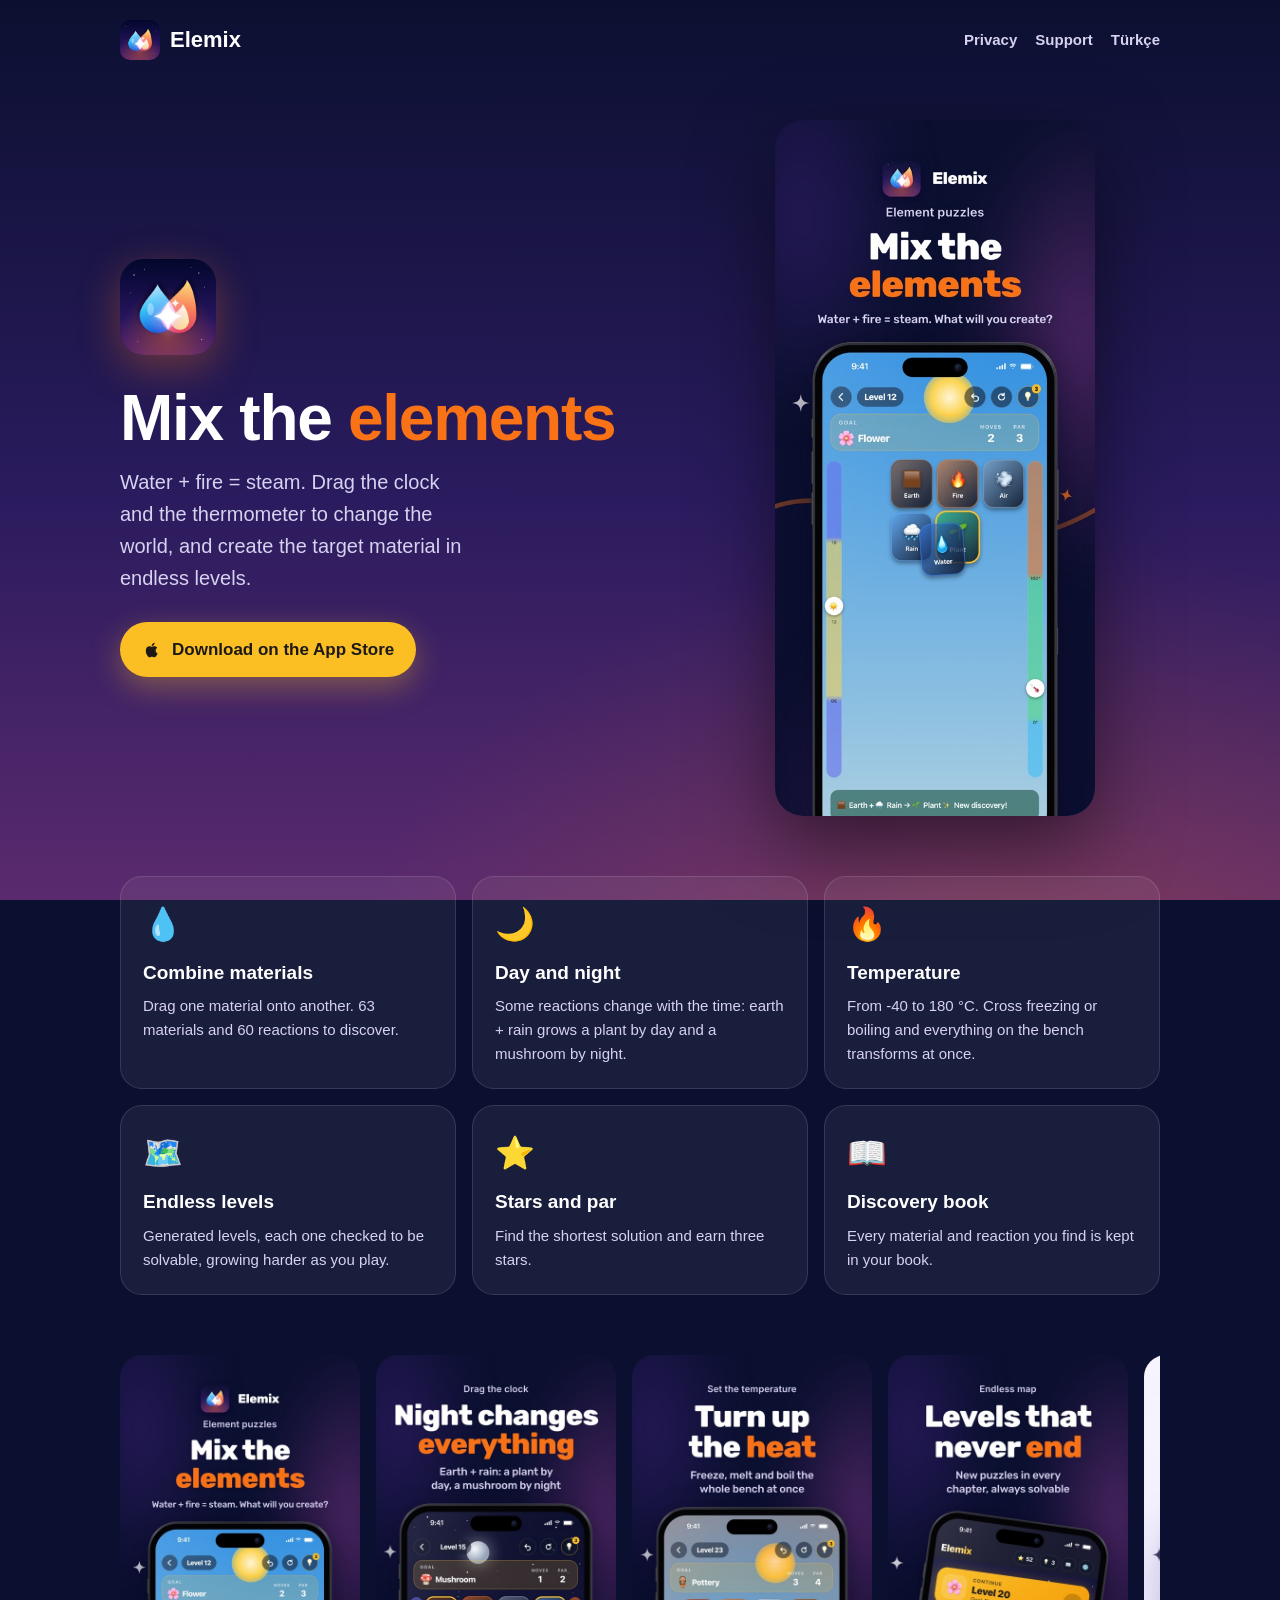
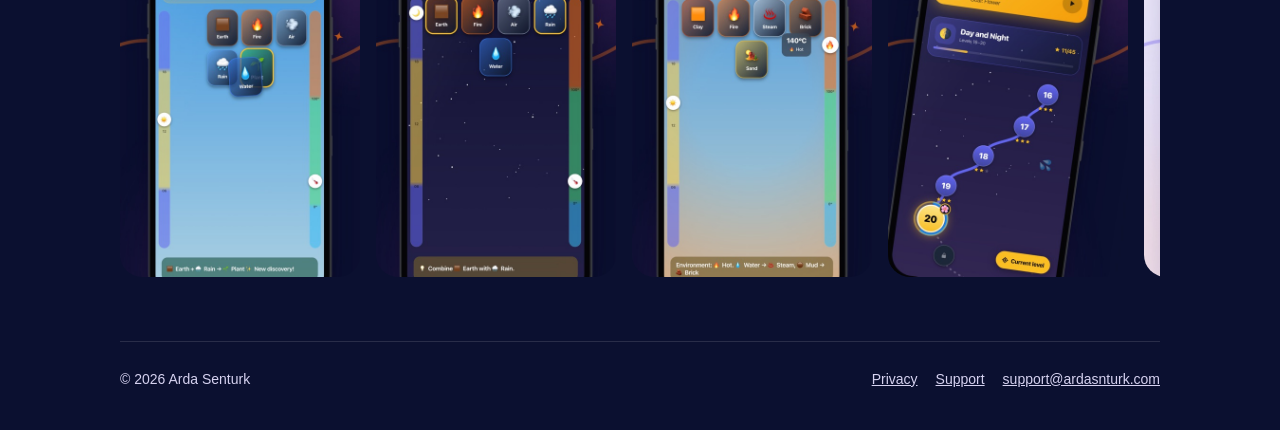
<file: index.html>
<!doctype html>
<html lang="en">
<head>
<meta charset="utf-8">
<meta name="viewport" content="width=device-width, initial-scale=1">
<title>Elemix: Combine Elements</title>
<meta name="description" content="A calm, clever element puzzle game for iPhone. Combine elements, drag the clock and set the temperature to create the target material.">
<link rel="canonical" href="https://elemix.ardasnturk.com/">
<link rel="alternate" hreflang="en" href="https://elemix.ardasnturk.com/">
<link rel="alternate" hreflang="tr" href="https://elemix.ardasnturk.com/tr/">
<meta name="apple-itunes-app" content="app-id=6828653495">
<meta property="og:title" content="Elemix: Combine Elements">
<meta property="og:description" content="A calm, clever element puzzle game for iPhone. Combine elements, drag the clock and set the temperature to create the target material.">
<meta property="og:image" content="https://elemix.ardasnturk.com/assets/icon.png">
<meta name="theme-color" content="#0b1030">
<link rel="icon" href="/assets/icon.png">
<link rel="apple-touch-icon" href="/assets/apple-touch-icon.png">
<link rel="stylesheet" href="/style.css">
</head>
<body>
<div class="wrap">
<header class="top">
  <a class="brand" href="/"><img src="/assets/icon.png" alt="">Elemix</a>
  <nav><a href="/privacy/">Privacy</a><a href="/support/">Support</a><a href="/tr/">Türkçe</a></nav>
</header>
<section class="hero">
  <div>
    <img class="icon" src="/assets/icon.png" alt="Elemix">
    <h1>Mix the <em>elements</em></h1>
    <p class="lead">Water + fire = steam. Drag the clock and the thermometer to change the world, and create the target material in endless levels.</p>
    <a class="cta" href="https://apps.apple.com/app/id6828653495"><svg viewBox="0 0 24 24" fill="currentColor" aria-hidden="true"><path d="M16.37 12.6c-.02-2.2 1.8-3.26 1.88-3.31-1.03-1.5-2.62-1.7-3.18-1.73-1.35-.14-2.64.8-3.33.8-.69 0-1.74-.78-2.87-.76-1.47.02-2.83.86-3.59 2.18-1.53 2.66-.39 6.6 1.1 8.76.73 1.06 1.6 2.24 2.73 2.2 1.1-.05 1.51-.71 2.84-.71 1.32 0 1.7.71 2.86.69 1.18-.02 1.93-1.07 2.65-2.13.84-1.22 1.18-2.41 1.2-2.47-.03-.01-2.3-.88-2.32-3.5zM14.2 6.13c.6-.73 1.01-1.75.9-2.76-.87.04-1.92.58-2.54 1.31-.56.64-1.05 1.68-.92 2.67.97.08 1.96-.49 2.56-1.22z"/></svg>Download on the App Store</a>
  </div>
  <img class="shot" src="/assets/shots/en-US/01.jpg" alt="">
</section>
<section class="features"><div class="feature"><div class="emoji">💧</div><h3>Combine materials</h3><p>Drag one material onto another. 63 materials and 60 reactions to discover.</p></div><div class="feature"><div class="emoji">🌙</div><h3>Day and night</h3><p>Some reactions change with the time: earth + rain grows a plant by day and a mushroom by night.</p></div><div class="feature"><div class="emoji">🔥</div><h3>Temperature</h3><p>From -40 to 180 °C. Cross freezing or boiling and everything on the bench transforms at once.</p></div><div class="feature"><div class="emoji">🗺️</div><h3>Endless levels</h3><p>Generated levels, each one checked to be solvable, growing harder as you play.</p></div><div class="feature"><div class="emoji">⭐</div><h3>Stars and par</h3><p>Find the shortest solution and earn three stars.</p></div><div class="feature"><div class="emoji">📖</div><h3>Discovery book</h3><p>Every material and reaction you find is kept in your book.</p></div></section>
<section class="gallery"><img src="/assets/shots/en-US/01.jpg" alt="" loading="lazy"><img src="/assets/shots/en-US/02.jpg" alt="" loading="lazy"><img src="/assets/shots/en-US/03.jpg" alt="" loading="lazy"><img src="/assets/shots/en-US/04.jpg" alt="" loading="lazy"><img src="/assets/shots/en-US/05.jpg" alt="" loading="lazy"><img src="/assets/shots/en-US/06.jpg" alt="" loading="lazy"></section>
<footer><span>© 2026 Arda Senturk</span><span class="sp"></span><a href="/privacy/">Privacy</a><a href="/support/">Support</a><a href="mailto:support@ardasnturk.com">support@ardasnturk.com</a></footer>
</div>
</body>
</html>
</file>
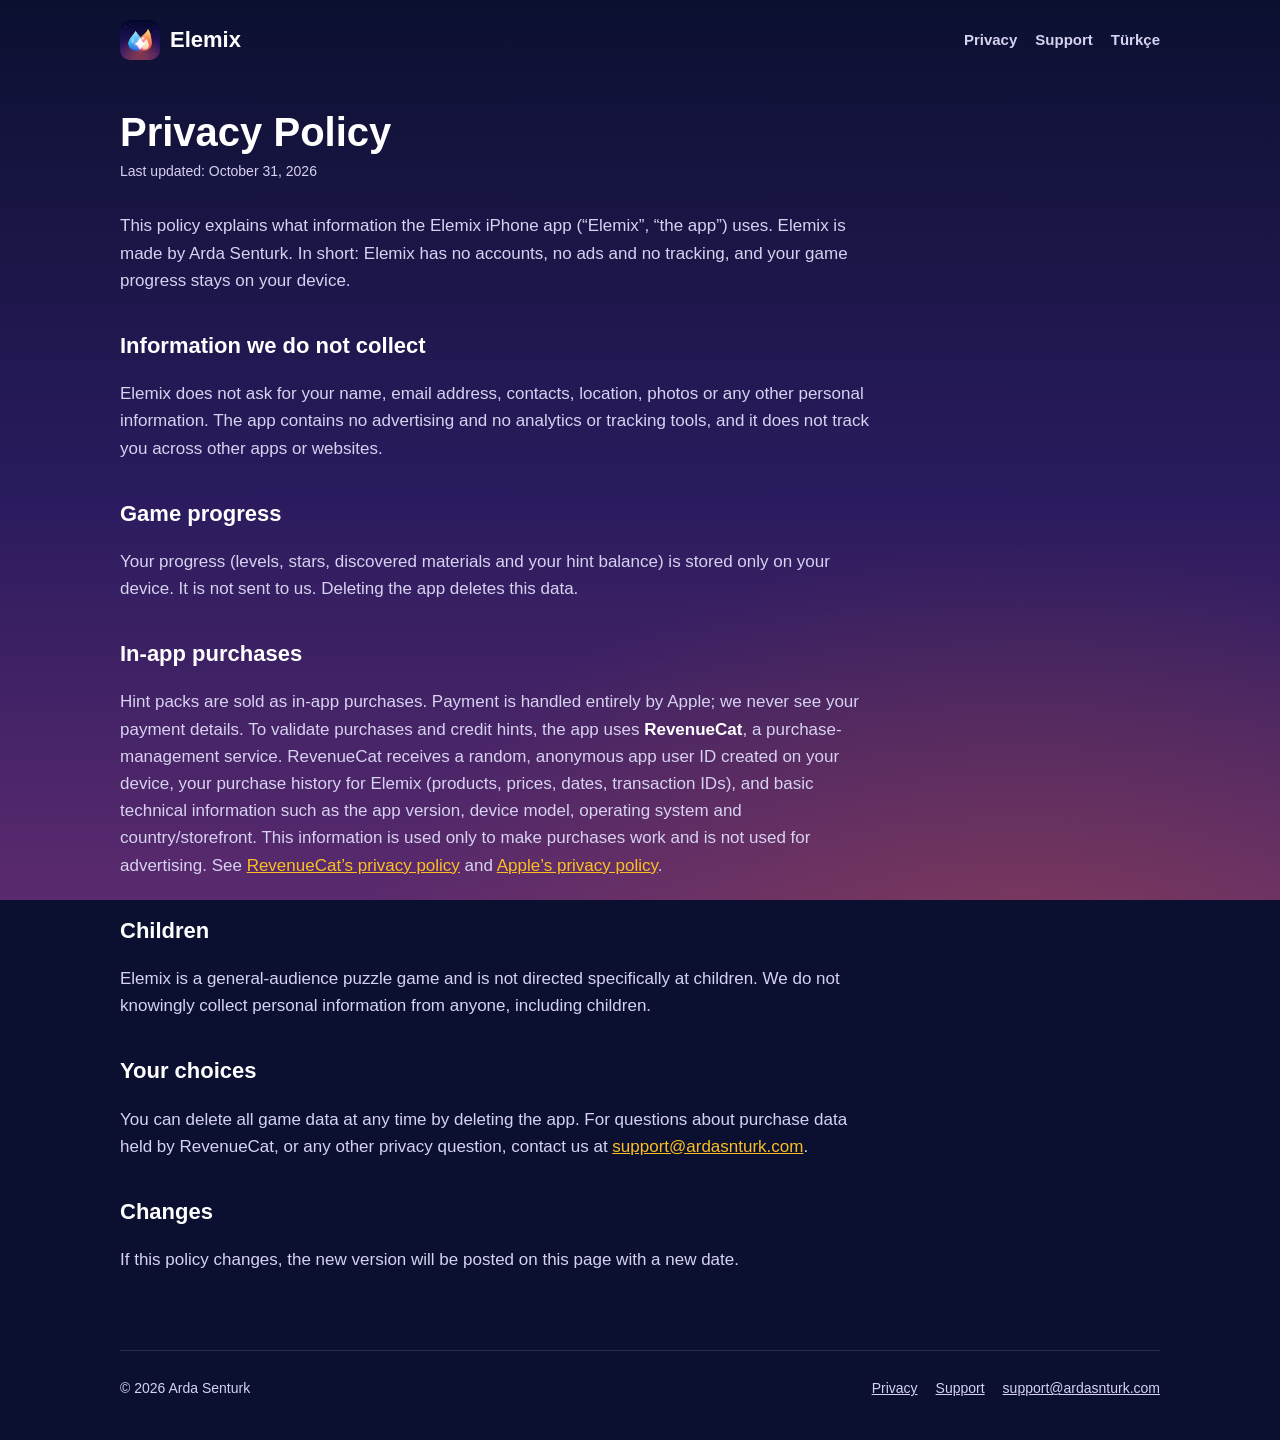
<file: privacy/index.html>
<!doctype html>
<html lang="en">
<head>
<meta charset="utf-8">
<meta name="viewport" content="width=device-width, initial-scale=1">
<title>Privacy Policy · Elemix</title>
<meta name="description" content="This policy explains what information the Elemix iPhone app (“Elemix”, “the app”) uses. Elemix is made by Arda Senturk. In short: Elemix has no accoun">
<link rel="canonical" href="https://elemix.ardasnturk.com/privacy/">
<link rel="alternate" hreflang="en" href="https://elemix.ardasnturk.com/privacy/">
<link rel="alternate" hreflang="tr" href="https://elemix.ardasnturk.com/tr/privacy/">
<meta name="apple-itunes-app" content="app-id=6828653495">
<meta property="og:title" content="Privacy Policy · Elemix">
<meta property="og:description" content="This policy explains what information the Elemix iPhone app (“Elemix”, “the app”) uses. Elemix is made by Arda Senturk. In short: Elemix has no accoun">
<meta property="og:image" content="https://elemix.ardasnturk.com/assets/icon.png">
<meta name="theme-color" content="#0b1030">
<link rel="icon" href="/assets/icon.png">
<link rel="apple-touch-icon" href="/assets/apple-touch-icon.png">
<link rel="stylesheet" href="/style.css">
</head>
<body>
<div class="wrap">
<header class="top">
  <a class="brand" href="/"><img src="/assets/icon.png" alt="">Elemix</a>
  <nav><a href="/privacy/">Privacy</a><a href="/support/">Support</a><a href="/tr/privacy/">Türkçe</a></nav>
</header>
<article class="doc">
<h1>Privacy Policy</h1>
<div class="date">Last updated: October 31, 2026</div>
<p>This policy explains what information the Elemix iPhone app (“Elemix”, “the app”) uses. Elemix is made by Arda Senturk. In short: Elemix has no accounts, no ads and no tracking, and your game progress stays on your device.</p>
<h2>Information we do not collect</h2><p>Elemix does not ask for your name, email address, contacts, location, photos or any other personal information. The app contains no advertising and no analytics or tracking tools, and it does not track you across other apps or websites.</p><h2>Game progress</h2><p>Your progress (levels, stars, discovered materials and your hint balance) is stored only on your device. It is not sent to us. Deleting the app deletes this data.</p><h2>In-app purchases</h2><p>Hint packs are sold as in-app purchases. Payment is handled entirely by Apple; we never see your payment details. To validate purchases and credit hints, the app uses <strong>RevenueCat</strong>, a purchase-management service. RevenueCat receives a random, anonymous app user ID created on your device, your purchase history for Elemix (products, prices, dates, transaction IDs), and basic technical information such as the app version, device model, operating system and country/storefront. This information is used only to make purchases work and is not used for advertising. See <a href="https://www.revenuecat.com/privacy">RevenueCat’s privacy policy</a> and <a href="https://www.apple.com/legal/privacy/">Apple’s privacy policy</a>.</p><h2>Children</h2><p>Elemix is a general-audience puzzle game and is not directed specifically at children. We do not knowingly collect personal information from anyone, including children.</p><h2>Your choices</h2><p>You can delete all game data at any time by deleting the app. For questions about purchase data held by RevenueCat, or any other privacy question, contact us at <a href="mailto:support@ardasnturk.com">support@ardasnturk.com</a>.</p><h2>Changes</h2><p>If this policy changes, the new version will be posted on this page with a new date.</p>
</article>
<footer><span>© 2026 Arda Senturk</span><span class="sp"></span><a href="/privacy/">Privacy</a><a href="/support/">Support</a><a href="mailto:support@ardasnturk.com">support@ardasnturk.com</a></footer>
</div>
</body>
</html>
</file>
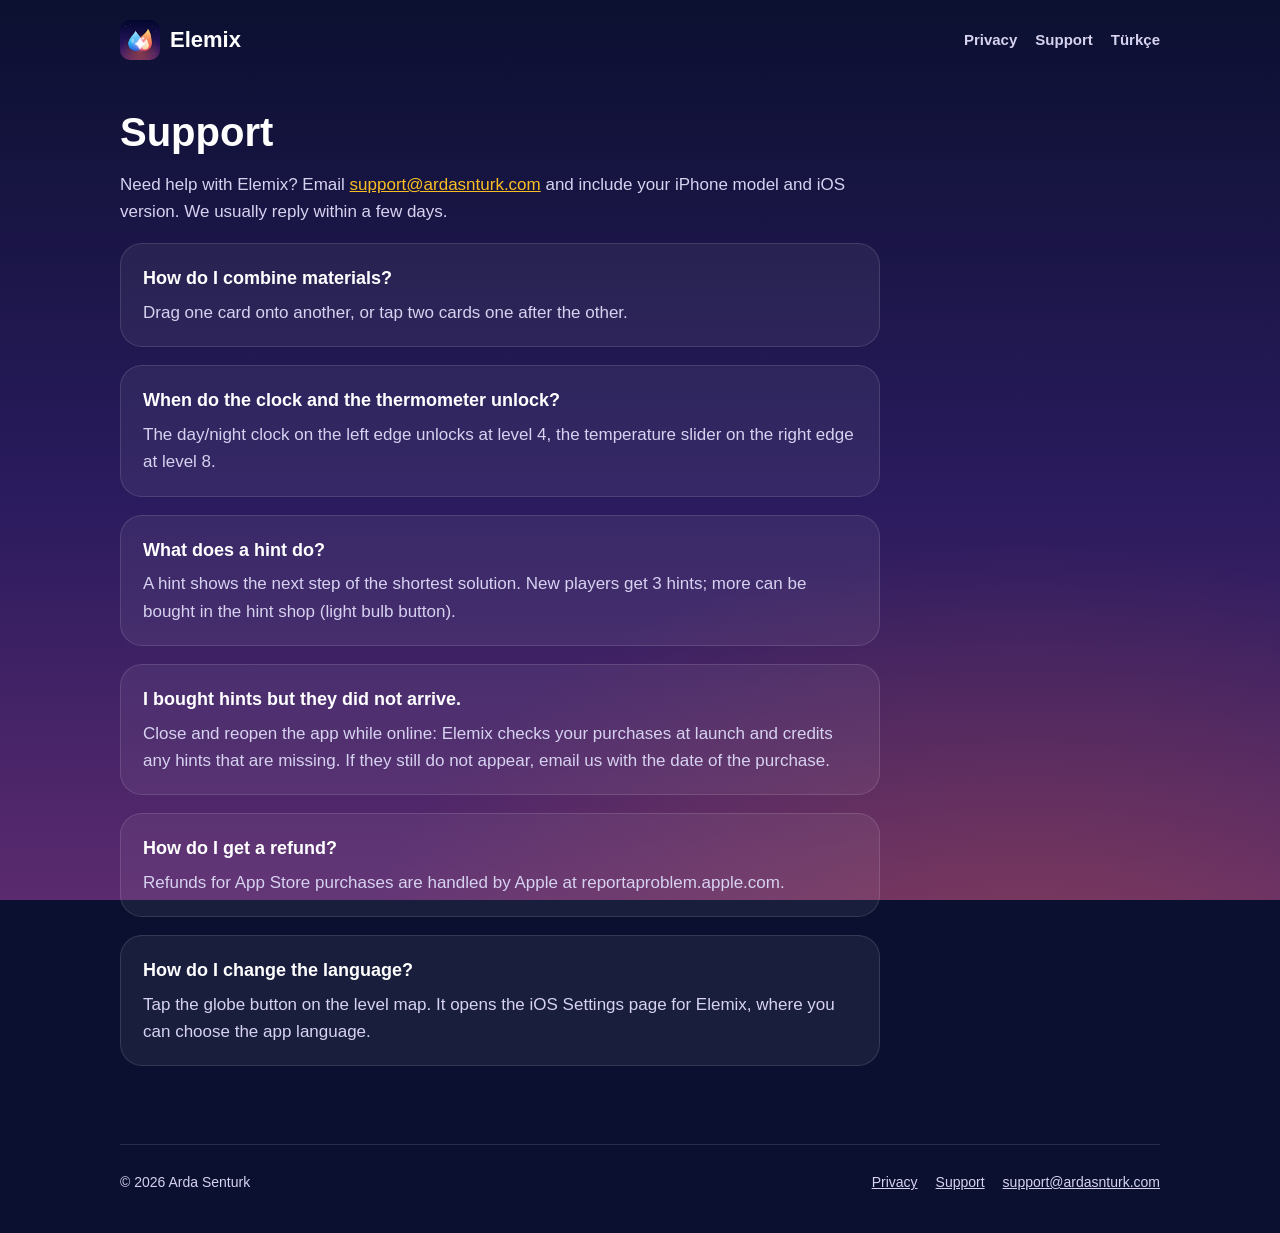
<file: support/index.html>
<!doctype html>
<html lang="en">
<head>
<meta charset="utf-8">
<meta name="viewport" content="width=device-width, initial-scale=1">
<title>Support · Elemix</title>
<meta name="description" content="A calm, clever element puzzle game for iPhone. Combine elements, drag the clock and set the temperature to create the target material.">
<link rel="canonical" href="https://elemix.ardasnturk.com/support/">
<link rel="alternate" hreflang="en" href="https://elemix.ardasnturk.com/support/">
<link rel="alternate" hreflang="tr" href="https://elemix.ardasnturk.com/tr/support/">
<meta name="apple-itunes-app" content="app-id=6828653495">
<meta property="og:title" content="Support · Elemix">
<meta property="og:description" content="A calm, clever element puzzle game for iPhone. Combine elements, drag the clock and set the temperature to create the target material.">
<meta property="og:image" content="https://elemix.ardasnturk.com/assets/icon.png">
<meta name="theme-color" content="#0b1030">
<link rel="icon" href="/assets/icon.png">
<link rel="apple-touch-icon" href="/assets/apple-touch-icon.png">
<link rel="stylesheet" href="/style.css">
</head>
<body>
<div class="wrap">
<header class="top">
  <a class="brand" href="/"><img src="/assets/icon.png" alt="">Elemix</a>
  <nav><a href="/privacy/">Privacy</a><a href="/support/">Support</a><a href="/tr/support/">Türkçe</a></nav>
</header>
<article class="doc">
<h1>Support</h1>
<p>Need help with Elemix? Email <a href="mailto:support@ardasnturk.com">support@ardasnturk.com</a> and include your iPhone model and iOS version. We usually reply within a few days.</p>
<div class="box"><h3>How do I combine materials?</h3><p>Drag one card onto another, or tap two cards one after the other.</p></div><div class="box"><h3>When do the clock and the thermometer unlock?</h3><p>The day/night clock on the left edge unlocks at level 4, the temperature slider on the right edge at level 8.</p></div><div class="box"><h3>What does a hint do?</h3><p>A hint shows the next step of the shortest solution. New players get 3 hints; more can be bought in the hint shop (light bulb button).</p></div><div class="box"><h3>I bought hints but they did not arrive.</h3><p>Close and reopen the app while online: Elemix checks your purchases at launch and credits any hints that are missing. If they still do not appear, email us with the date of the purchase.</p></div><div class="box"><h3>How do I get a refund?</h3><p>Refunds for App Store purchases are handled by Apple at reportaproblem.apple.com.</p></div><div class="box"><h3>How do I change the language?</h3><p>Tap the globe button on the level map. It opens the iOS Settings page for Elemix, where you can choose the app language.</p></div>
</article>
<footer><span>© 2026 Arda Senturk</span><span class="sp"></span><a href="/privacy/">Privacy</a><a href="/support/">Support</a><a href="mailto:support@ardasnturk.com">support@ardasnturk.com</a></footer>
</div>
</body>
</html>
</file>
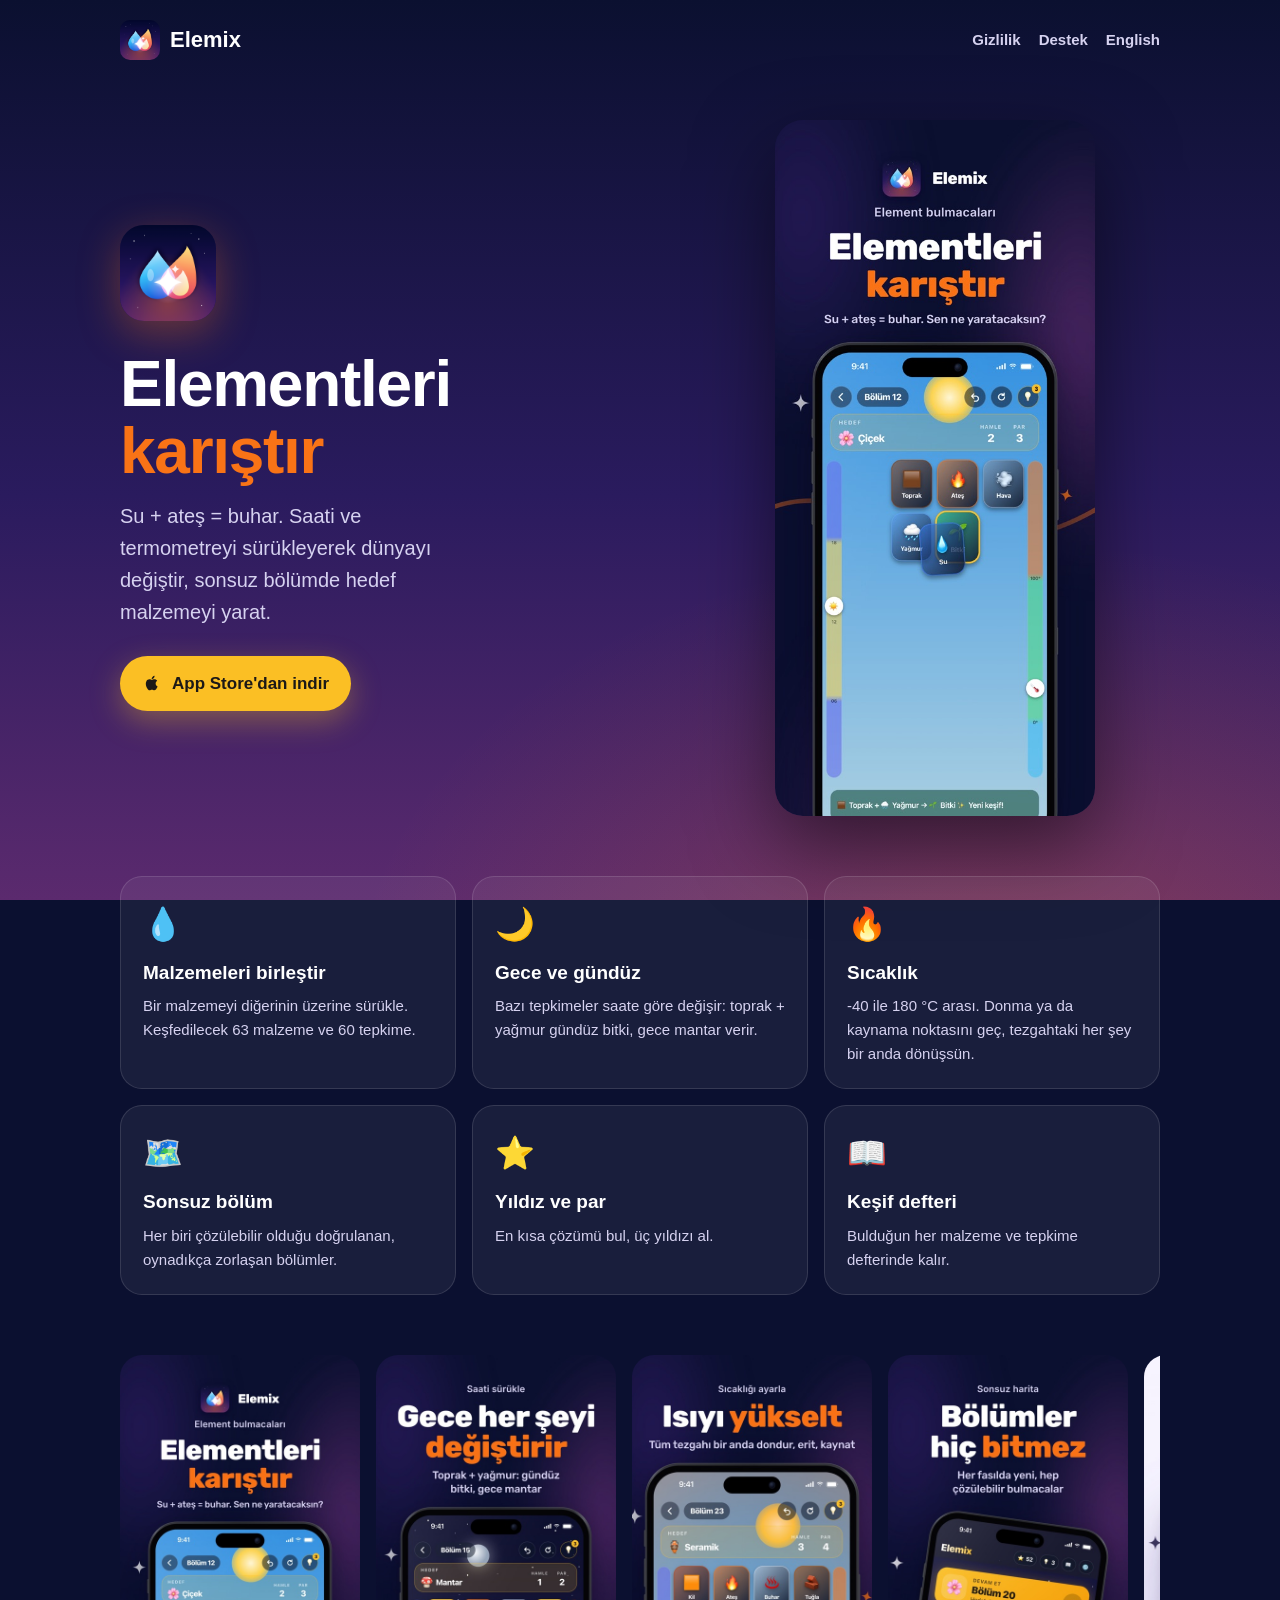
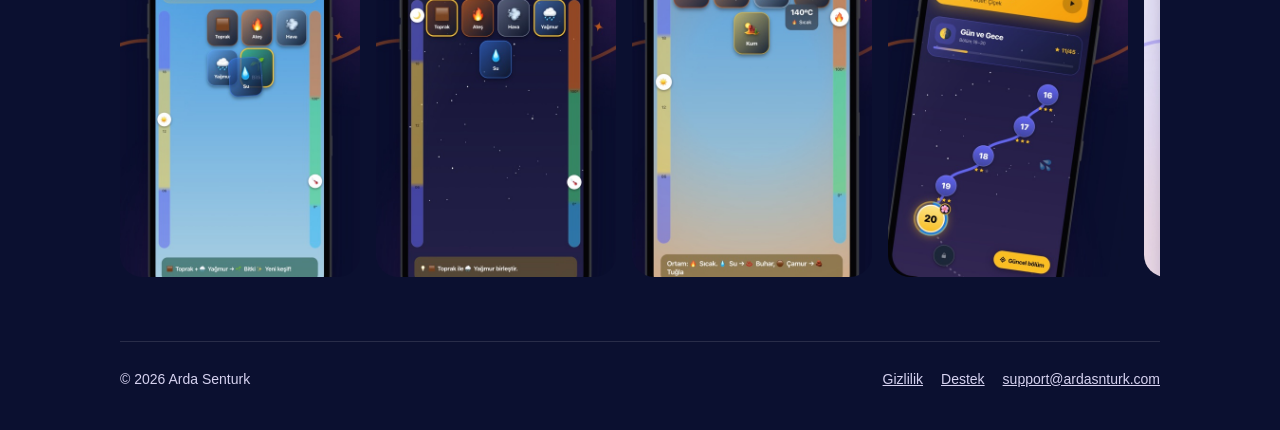
<file: tr/index.html>
<!doctype html>
<html lang="tr">
<head>
<meta charset="utf-8">
<meta name="viewport" content="width=device-width, initial-scale=1">
<title>Elemix: Element Birleştirme</title>
<meta name="description" content="iPhone için sakin ama zekice bir element bulmacası. Elementleri birleştir, saati sürükle, sıcaklığı ayarla ve hedef malzemeyi yarat.">
<link rel="canonical" href="https://elemix.ardasnturk.com/tr/">
<link rel="alternate" hreflang="en" href="https://elemix.ardasnturk.com/">
<link rel="alternate" hreflang="tr" href="https://elemix.ardasnturk.com/tr/">
<meta name="apple-itunes-app" content="app-id=6828653495">
<meta property="og:title" content="Elemix: Element Birleştirme">
<meta property="og:description" content="iPhone için sakin ama zekice bir element bulmacası. Elementleri birleştir, saati sürükle, sıcaklığı ayarla ve hedef malzemeyi yarat.">
<meta property="og:image" content="https://elemix.ardasnturk.com/assets/icon.png">
<meta name="theme-color" content="#0b1030">
<link rel="icon" href="/assets/icon.png">
<link rel="apple-touch-icon" href="/assets/apple-touch-icon.png">
<link rel="stylesheet" href="/style.css">
</head>
<body>
<div class="wrap">
<header class="top">
  <a class="brand" href="/tr/"><img src="/assets/icon.png" alt="">Elemix</a>
  <nav><a href="/tr/privacy/">Gizlilik</a><a href="/tr/support/">Destek</a><a href="/">English</a></nav>
</header>
<section class="hero">
  <div>
    <img class="icon" src="/assets/icon.png" alt="Elemix">
    <h1>Elementleri <em>karıştır</em></h1>
    <p class="lead">Su + ateş = buhar. Saati ve termometreyi sürükleyerek dünyayı değiştir, sonsuz bölümde hedef malzemeyi yarat.</p>
    <a class="cta" href="https://apps.apple.com/app/id6828653495"><svg viewBox="0 0 24 24" fill="currentColor" aria-hidden="true"><path d="M16.37 12.6c-.02-2.2 1.8-3.26 1.88-3.31-1.03-1.5-2.62-1.7-3.18-1.73-1.35-.14-2.64.8-3.33.8-.69 0-1.74-.78-2.87-.76-1.47.02-2.83.86-3.59 2.18-1.53 2.66-.39 6.6 1.1 8.76.73 1.06 1.6 2.24 2.73 2.2 1.1-.05 1.51-.71 2.84-.71 1.32 0 1.7.71 2.86.69 1.18-.02 1.93-1.07 2.65-2.13.84-1.22 1.18-2.41 1.2-2.47-.03-.01-2.3-.88-2.32-3.5zM14.2 6.13c.6-.73 1.01-1.75.9-2.76-.87.04-1.92.58-2.54 1.31-.56.64-1.05 1.68-.92 2.67.97.08 1.96-.49 2.56-1.22z"/></svg>App Store'dan indir</a>
  </div>
  <img class="shot" src="/assets/shots/tr/01.jpg" alt="">
</section>
<section class="features"><div class="feature"><div class="emoji">💧</div><h3>Malzemeleri birleştir</h3><p>Bir malzemeyi diğerinin üzerine sürükle. Keşfedilecek 63 malzeme ve 60 tepkime.</p></div><div class="feature"><div class="emoji">🌙</div><h3>Gece ve gündüz</h3><p>Bazı tepkimeler saate göre değişir: toprak + yağmur gündüz bitki, gece mantar verir.</p></div><div class="feature"><div class="emoji">🔥</div><h3>Sıcaklık</h3><p>-40 ile 180 °C arası. Donma ya da kaynama noktasını geç, tezgahtaki her şey bir anda dönüşsün.</p></div><div class="feature"><div class="emoji">🗺️</div><h3>Sonsuz bölüm</h3><p>Her biri çözülebilir olduğu doğrulanan, oynadıkça zorlaşan bölümler.</p></div><div class="feature"><div class="emoji">⭐</div><h3>Yıldız ve par</h3><p>En kısa çözümü bul, üç yıldızı al.</p></div><div class="feature"><div class="emoji">📖</div><h3>Keşif defteri</h3><p>Bulduğun her malzeme ve tepkime defterinde kalır.</p></div></section>
<section class="gallery"><img src="/assets/shots/tr/01.jpg" alt="" loading="lazy"><img src="/assets/shots/tr/02.jpg" alt="" loading="lazy"><img src="/assets/shots/tr/03.jpg" alt="" loading="lazy"><img src="/assets/shots/tr/04.jpg" alt="" loading="lazy"><img src="/assets/shots/tr/05.jpg" alt="" loading="lazy"><img src="/assets/shots/tr/06.jpg" alt="" loading="lazy"></section>
<footer><span>© 2026 Arda Senturk</span><span class="sp"></span><a href="/tr/privacy/">Gizlilik</a><a href="/tr/support/">Destek</a><a href="mailto:support@ardasnturk.com">support@ardasnturk.com</a></footer>
</div>
</body>
</html>
</file>
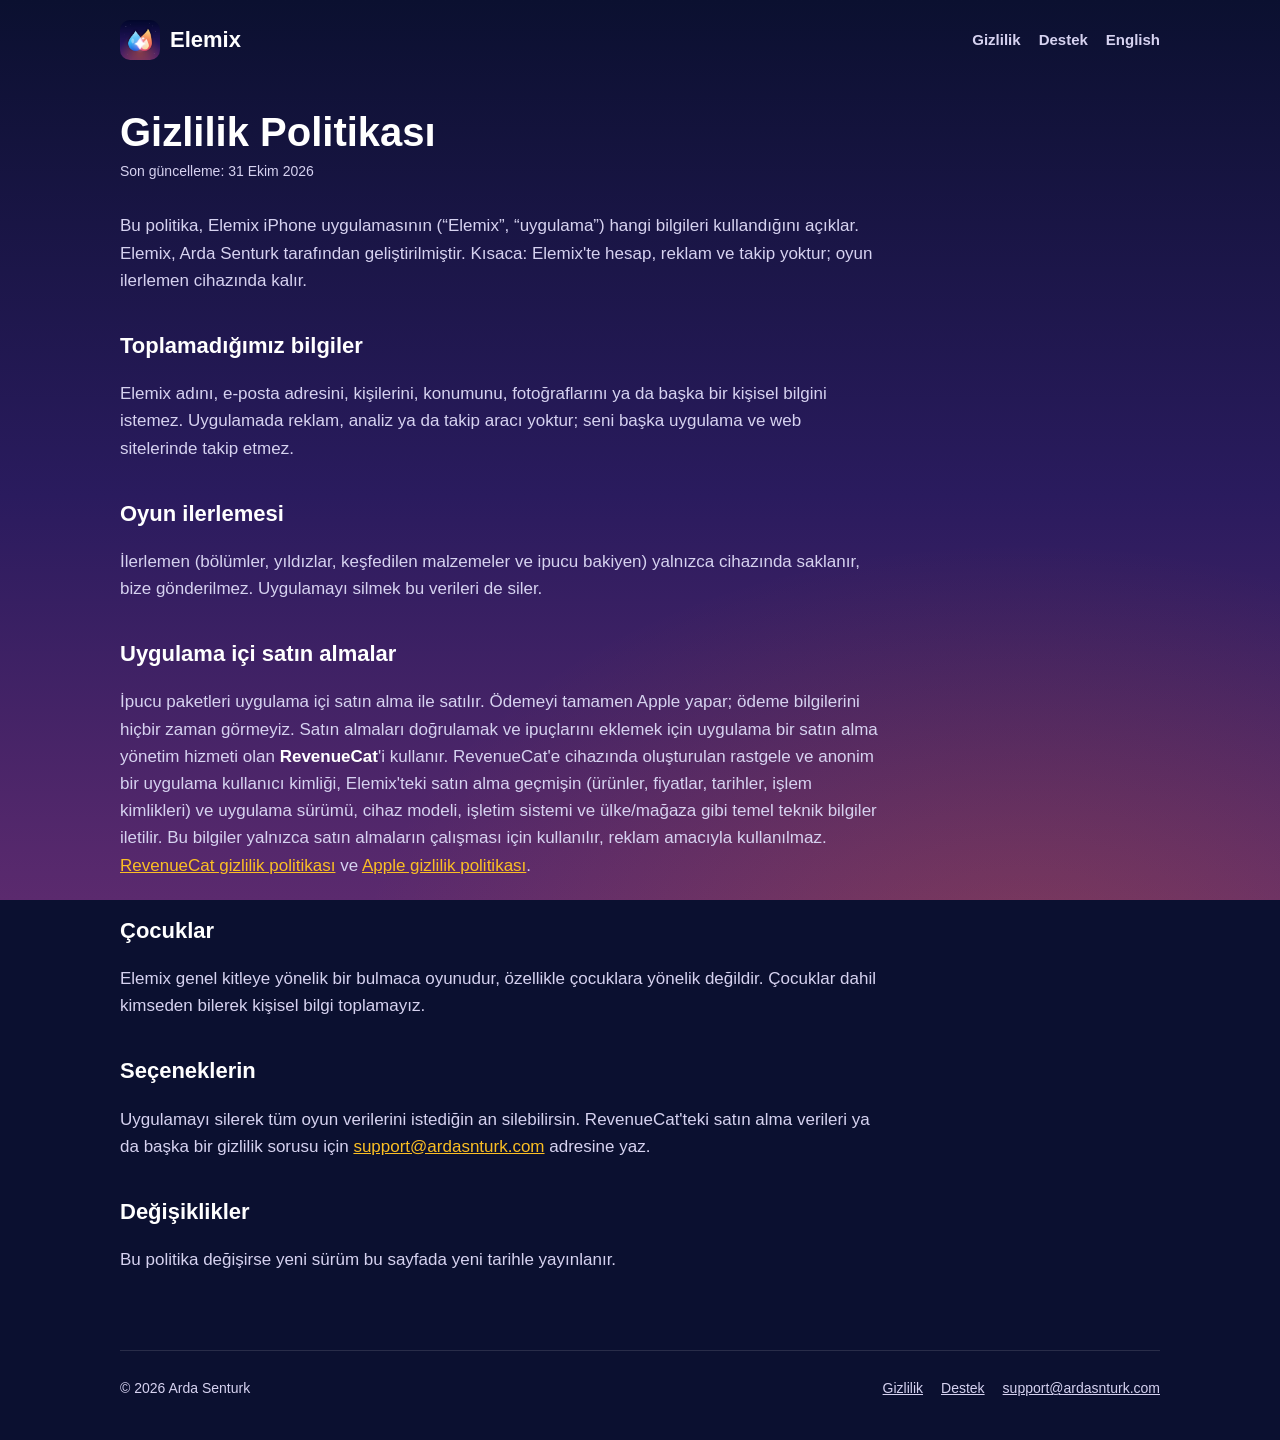
<file: tr/privacy/index.html>
<!doctype html>
<html lang="tr">
<head>
<meta charset="utf-8">
<meta name="viewport" content="width=device-width, initial-scale=1">
<title>Gizlilik Politikası · Elemix</title>
<meta name="description" content="Bu politika, Elemix iPhone uygulamasının (“Elemix”, “uygulama”) hangi bilgileri kullandığını açıklar. Elemix, Arda Senturk tarafından geliştirilmiştir">
<link rel="canonical" href="https://elemix.ardasnturk.com/tr/privacy/">
<link rel="alternate" hreflang="en" href="https://elemix.ardasnturk.com/privacy/">
<link rel="alternate" hreflang="tr" href="https://elemix.ardasnturk.com/tr/privacy/">
<meta name="apple-itunes-app" content="app-id=6828653495">
<meta property="og:title" content="Gizlilik Politikası · Elemix">
<meta property="og:description" content="Bu politika, Elemix iPhone uygulamasının (“Elemix”, “uygulama”) hangi bilgileri kullandığını açıklar. Elemix, Arda Senturk tarafından geliştirilmiştir">
<meta property="og:image" content="https://elemix.ardasnturk.com/assets/icon.png">
<meta name="theme-color" content="#0b1030">
<link rel="icon" href="/assets/icon.png">
<link rel="apple-touch-icon" href="/assets/apple-touch-icon.png">
<link rel="stylesheet" href="/style.css">
</head>
<body>
<div class="wrap">
<header class="top">
  <a class="brand" href="/tr/"><img src="/assets/icon.png" alt="">Elemix</a>
  <nav><a href="/tr/privacy/">Gizlilik</a><a href="/tr/support/">Destek</a><a href="/privacy/">English</a></nav>
</header>
<article class="doc">
<h1>Gizlilik Politikası</h1>
<div class="date">Son güncelleme: 31 Ekim 2026</div>
<p>Bu politika, Elemix iPhone uygulamasının (“Elemix”, “uygulama”) hangi bilgileri kullandığını açıklar. Elemix, Arda Senturk tarafından geliştirilmiştir. Kısaca: Elemix'te hesap, reklam ve takip yoktur; oyun ilerlemen cihazında kalır.</p>
<h2>Toplamadığımız bilgiler</h2><p>Elemix adını, e-posta adresini, kişilerini, konumunu, fotoğraflarını ya da başka bir kişisel bilgini istemez. Uygulamada reklam, analiz ya da takip aracı yoktur; seni başka uygulama ve web sitelerinde takip etmez.</p><h2>Oyun ilerlemesi</h2><p>İlerlemen (bölümler, yıldızlar, keşfedilen malzemeler ve ipucu bakiyen) yalnızca cihazında saklanır, bize gönderilmez. Uygulamayı silmek bu verileri de siler.</p><h2>Uygulama içi satın almalar</h2><p>İpucu paketleri uygulama içi satın alma ile satılır. Ödemeyi tamamen Apple yapar; ödeme bilgilerini hiçbir zaman görmeyiz. Satın almaları doğrulamak ve ipuçlarını eklemek için uygulama bir satın alma yönetim hizmeti olan <strong>RevenueCat</strong>'i kullanır. RevenueCat'e cihazında oluşturulan rastgele ve anonim bir uygulama kullanıcı kimliği, Elemix'teki satın alma geçmişin (ürünler, fiyatlar, tarihler, işlem kimlikleri) ve uygulama sürümü, cihaz modeli, işletim sistemi ve ülke/mağaza gibi temel teknik bilgiler iletilir. Bu bilgiler yalnızca satın almaların çalışması için kullanılır, reklam amacıyla kullanılmaz. <a href="https://www.revenuecat.com/privacy">RevenueCat gizlilik politikası</a> ve <a href="https://www.apple.com/tr/legal/privacy/">Apple gizlilik politikası</a>.</p><h2>Çocuklar</h2><p>Elemix genel kitleye yönelik bir bulmaca oyunudur, özellikle çocuklara yönelik değildir. Çocuklar dahil kimseden bilerek kişisel bilgi toplamayız.</p><h2>Seçeneklerin</h2><p>Uygulamayı silerek tüm oyun verilerini istediğin an silebilirsin. RevenueCat'teki satın alma verileri ya da başka bir gizlilik sorusu için <a href="mailto:support@ardasnturk.com">support@ardasnturk.com</a> adresine yaz.</p><h2>Değişiklikler</h2><p>Bu politika değişirse yeni sürüm bu sayfada yeni tarihle yayınlanır.</p>
</article>
<footer><span>© 2026 Arda Senturk</span><span class="sp"></span><a href="/tr/privacy/">Gizlilik</a><a href="/tr/support/">Destek</a><a href="mailto:support@ardasnturk.com">support@ardasnturk.com</a></footer>
</div>
</body>
</html>
</file>
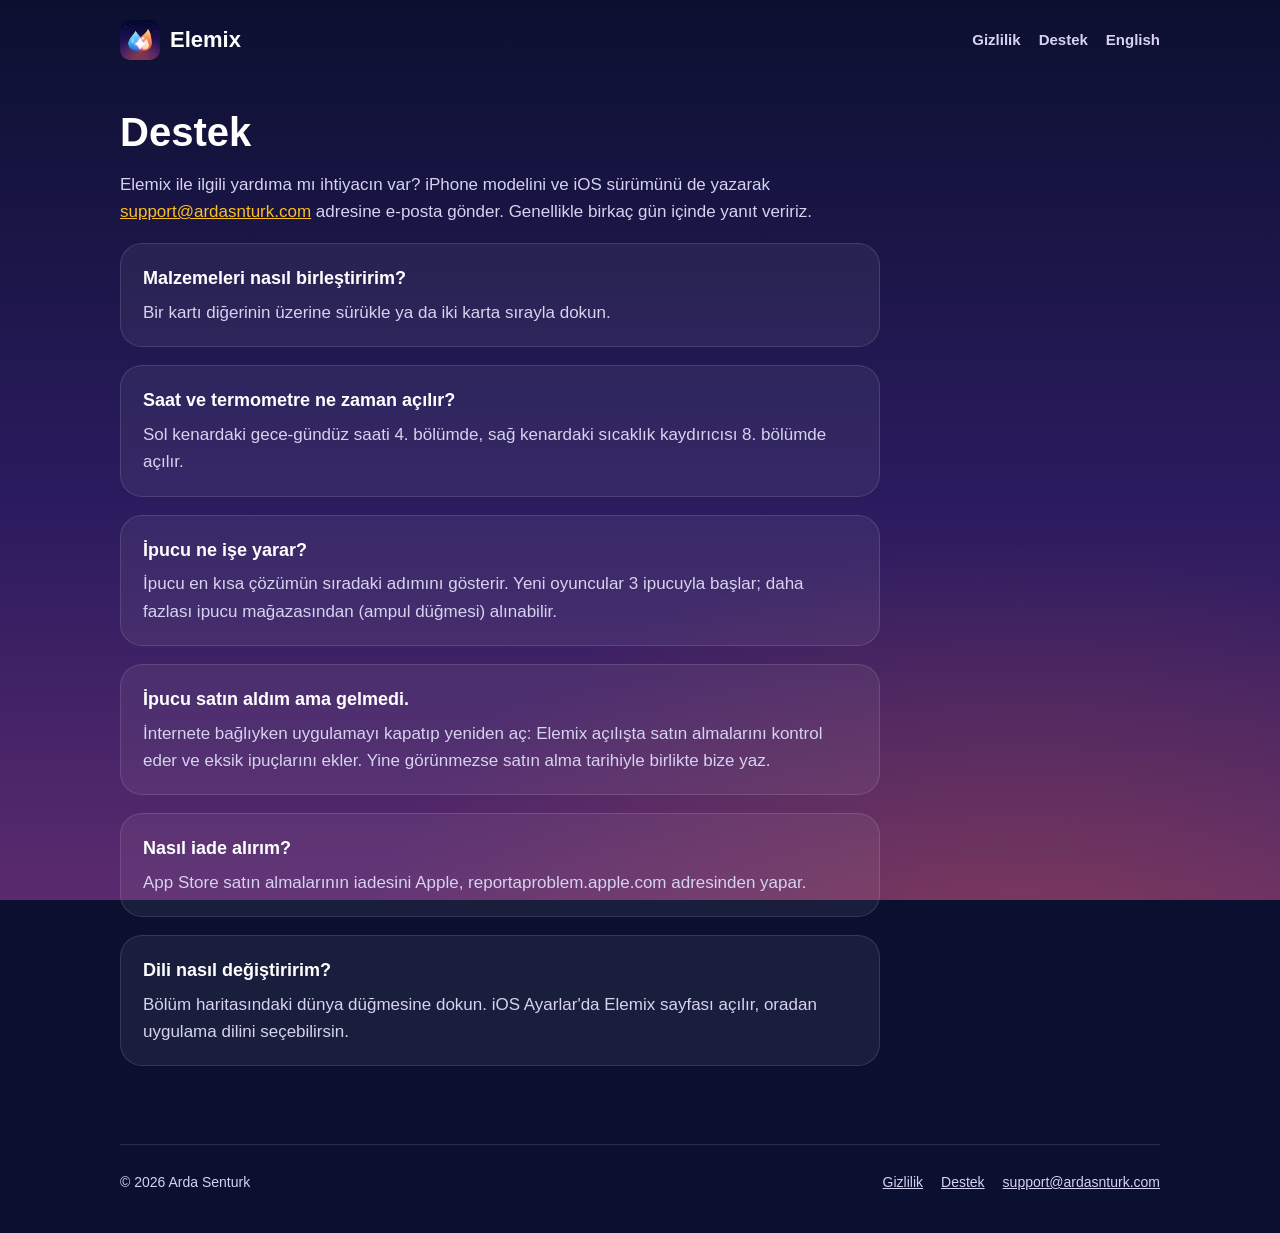
<file: tr/support/index.html>
<!doctype html>
<html lang="tr">
<head>
<meta charset="utf-8">
<meta name="viewport" content="width=device-width, initial-scale=1">
<title>Destek · Elemix</title>
<meta name="description" content="iPhone için sakin ama zekice bir element bulmacası. Elementleri birleştir, saati sürükle, sıcaklığı ayarla ve hedef malzemeyi yarat.">
<link rel="canonical" href="https://elemix.ardasnturk.com/tr/support/">
<link rel="alternate" hreflang="en" href="https://elemix.ardasnturk.com/support/">
<link rel="alternate" hreflang="tr" href="https://elemix.ardasnturk.com/tr/support/">
<meta name="apple-itunes-app" content="app-id=6828653495">
<meta property="og:title" content="Destek · Elemix">
<meta property="og:description" content="iPhone için sakin ama zekice bir element bulmacası. Elementleri birleştir, saati sürükle, sıcaklığı ayarla ve hedef malzemeyi yarat.">
<meta property="og:image" content="https://elemix.ardasnturk.com/assets/icon.png">
<meta name="theme-color" content="#0b1030">
<link rel="icon" href="/assets/icon.png">
<link rel="apple-touch-icon" href="/assets/apple-touch-icon.png">
<link rel="stylesheet" href="/style.css">
</head>
<body>
<div class="wrap">
<header class="top">
  <a class="brand" href="/tr/"><img src="/assets/icon.png" alt="">Elemix</a>
  <nav><a href="/tr/privacy/">Gizlilik</a><a href="/tr/support/">Destek</a><a href="/support/">English</a></nav>
</header>
<article class="doc">
<h1>Destek</h1>
<p>Elemix ile ilgili yardıma mı ihtiyacın var? iPhone modelini ve iOS sürümünü de yazarak <a href="mailto:support@ardasnturk.com">support@ardasnturk.com</a> adresine e-posta gönder. Genellikle birkaç gün içinde yanıt veririz.</p>
<div class="box"><h3>Malzemeleri nasıl birleştiririm?</h3><p>Bir kartı diğerinin üzerine sürükle ya da iki karta sırayla dokun.</p></div><div class="box"><h3>Saat ve termometre ne zaman açılır?</h3><p>Sol kenardaki gece-gündüz saati 4. bölümde, sağ kenardaki sıcaklık kaydırıcısı 8. bölümde açılır.</p></div><div class="box"><h3>İpucu ne işe yarar?</h3><p>İpucu en kısa çözümün sıradaki adımını gösterir. Yeni oyuncular 3 ipucuyla başlar; daha fazlası ipucu mağazasından (ampul düğmesi) alınabilir.</p></div><div class="box"><h3>İpucu satın aldım ama gelmedi.</h3><p>İnternete bağlıyken uygulamayı kapatıp yeniden aç: Elemix açılışta satın almalarını kontrol eder ve eksik ipuçlarını ekler. Yine görünmezse satın alma tarihiyle birlikte bize yaz.</p></div><div class="box"><h3>Nasıl iade alırım?</h3><p>App Store satın almalarının iadesini Apple, reportaproblem.apple.com adresinden yapar.</p></div><div class="box"><h3>Dili nasıl değiştiririm?</h3><p>Bölüm haritasındaki dünya düğmesine dokun. iOS Ayarlar'da Elemix sayfası açılır, oradan uygulama dilini seçebilirsin.</p></div>
</article>
<footer><span>© 2026 Arda Senturk</span><span class="sp"></span><a href="/tr/privacy/">Gizlilik</a><a href="/tr/support/">Destek</a><a href="mailto:support@ardasnturk.com">support@ardasnturk.com</a></footer>
</div>
</body>
</html>
</file>
<file: style.css>
:root {
  --bg: #0b1030;
  --bg2: #2a1b5e;
  --bg3: #5b2a6e;
  --text: #ffffff;
  --muted: #d6d2f0;
  --accent: #fbbf24;
  --flame: #f97316;
  --card: rgba(255, 255, 255, 0.06);
  --line: rgba(255, 255, 255, 0.12);
  --radius: 22px;
}

* { box-sizing: border-box; }

html { background: var(--bg); }

body {
  margin: 0;
  color: var(--text);
  font: 17px/1.6 ui-rounded, "SF Pro Rounded", -apple-system, BlinkMacSystemFont, "Segoe UI", Roboto, sans-serif;
  background:
    radial-gradient(60rem 40rem at 80% 110%, rgba(249, 115, 22, 0.22), transparent 70%),
    linear-gradient(180deg, var(--bg) 0%, var(--bg2) 55%, var(--bg3) 100%);
  background-attachment: fixed;
  min-height: 100vh;
}

a { color: var(--accent); }

.wrap { max-width: 1080px; margin: 0 auto; padding: 0 20px; }

header.top {
  display: flex;
  align-items: center;
  gap: 12px;
  padding: 20px 0;
}
header.top img { width: 40px; height: 40px; border-radius: 10px; }
header.top .brand { font-weight: 900; font-size: 22px; text-decoration: none; color: var(--text); display: flex; align-items: center; gap: 10px; }
header.top nav { margin-left: auto; display: flex; gap: 18px; font-size: 15px; font-weight: 600; }
header.top nav a { color: var(--muted); text-decoration: none; }
header.top nav a:hover { color: var(--text); }

.hero {
  display: grid;
  grid-template-columns: 1.1fr 0.9fr;
  gap: 40px;
  align-items: center;
  padding: 40px 0 60px;
}
.hero .icon { width: 96px; height: 96px; border-radius: 24px; box-shadow: 0 12px 40px rgba(249, 115, 22, 0.35); }
.hero h1 { font-size: clamp(40px, 6vw, 64px); line-height: 1.05; margin: 22px 0 14px; font-weight: 900; letter-spacing: -0.02em; }
.hero h1 em { font-style: normal; color: var(--flame); }
.hero p.lead { font-size: 20px; color: var(--muted); margin: 0 0 28px; max-width: 32ch; }
.hero .shot { justify-self: center; width: min(320px, 80vw); border-radius: 28px; box-shadow: 0 30px 80px rgba(0, 0, 0, 0.5); }

.cta {
  display: inline-flex;
  align-items: center;
  gap: 10px;
  padding: 14px 22px;
  border-radius: 999px;
  background: var(--accent);
  color: #1c1917;
  font-weight: 800;
  text-decoration: none;
  box-shadow: 0 10px 30px rgba(251, 191, 36, 0.35);
}
.cta svg { width: 20px; height: 20px; }

.features {
  display: grid;
  grid-template-columns: repeat(3, 1fr);
  gap: 16px;
  padding-bottom: 60px;
}
.feature { background: var(--card); border: 1px solid var(--line); border-radius: var(--radius); padding: 22px; }
.feature .emoji { font-size: 32px; }
.feature h3 { margin: 8px 0 6px; font-size: 19px; }
.feature p { margin: 0; color: var(--muted); font-size: 15px; }

.gallery {
  display: flex;
  gap: 16px;
  overflow-x: auto;
  scroll-snap-type: x mandatory;
  padding: 0 0 24px;
  margin-bottom: 40px;
}
.gallery img { width: 240px; flex: none; border-radius: 22px; scroll-snap-align: start; }

.doc { max-width: 760px; padding: 20px 0 60px; }
.doc h1 { font-size: 40px; line-height: 1.1; margin: 10px 0 6px; }
.doc .date { color: var(--muted); font-size: 14px; margin-bottom: 30px; }
.doc h2 { font-size: 22px; margin: 34px 0 8px; }
.doc p, .doc li { color: var(--muted); }
.doc strong { color: var(--text); }
.box { background: var(--card); border: 1px solid var(--line); border-radius: var(--radius); padding: 20px 22px; margin: 18px 0; }
.box h3 { margin: 0 0 6px; font-size: 18px; }
.box p { margin: 0; }

footer {
  border-top: 1px solid var(--line);
  padding: 26px 0 40px;
  color: var(--muted);
  font-size: 14px;
  display: flex;
  flex-wrap: wrap;
  gap: 18px;
}
footer a { color: var(--muted); }
footer .sp { flex: 1; }

@media (max-width: 820px) {
  .hero { grid-template-columns: 1fr; text-align: center; padding-top: 10px; }
  .hero p.lead { margin-left: auto; margin-right: auto; }
  .features { grid-template-columns: 1fr; }
  header.top nav { gap: 12px; font-size: 14px; }
}
</file>
